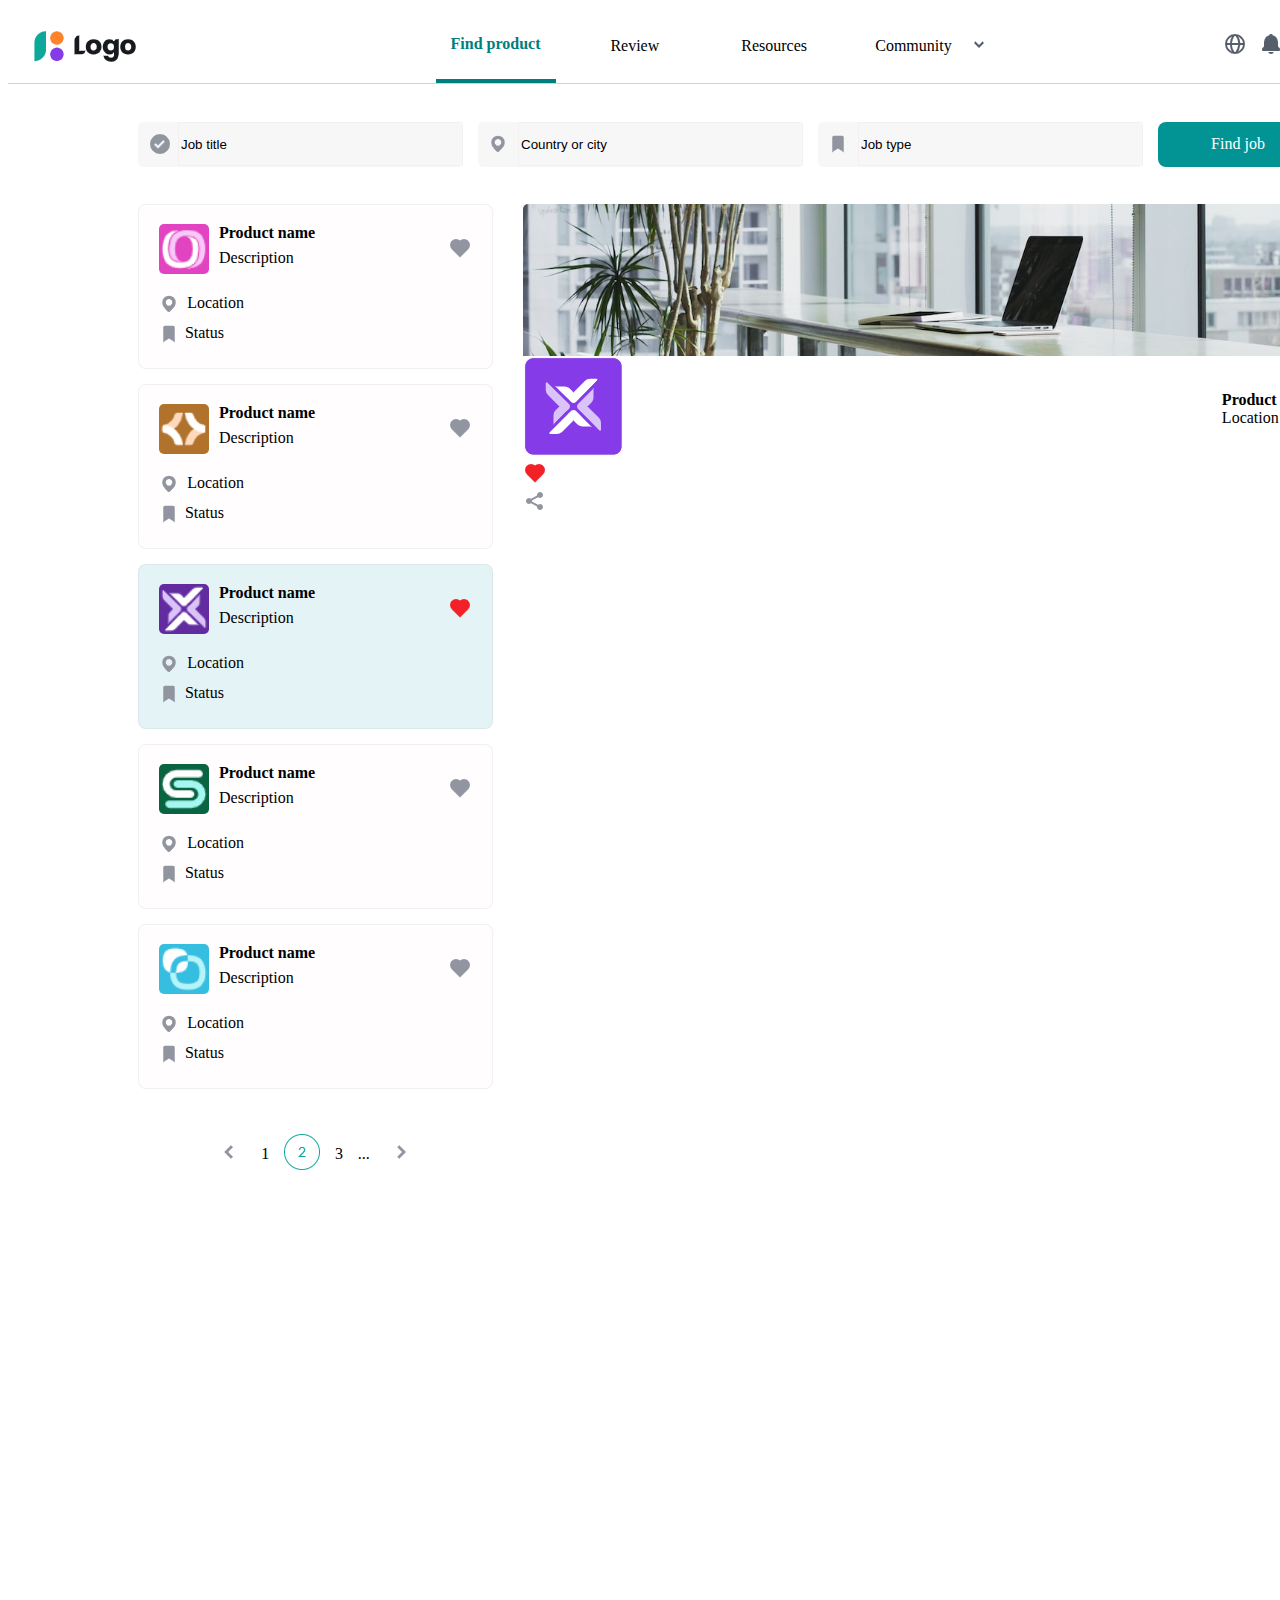
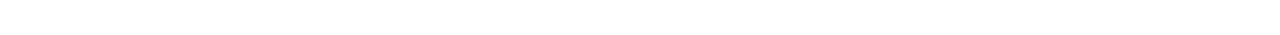
<file: index.html>
<!DOCTYPE html>
<html lang="en">

<head>
    <meta charset="UTF-8">
    <meta http-equiv="X-UA-Compatible" content="IE=edge">
    <meta name="viewport" content="width=device-width, initial-scale=1.0">
    <link rel="stylesheet" href="index.css">
    <title>Document</title>
</head>

<body>
    <div id="project">
        <div id="menu">
            <div id="logo">
                <img src="imgages/Image 2499.png" alt="">
            </div>
            <div id="text_menu">
                <div class="text-1" style="color: rgb(0, 126, 126);border-bottom: 4px solid rgb(0, 126, 126);"><b>Find product</b></div>
                <div class="text-1">Review</div>
                <div class="text-1">Resources</div>
                <div style="display: flex;align-items: center;">
                    <div class="text-1">Community</div>
                    <div><img src="imgages/Chevron down large 2.png" alt=""></div>
                </div>
            </div>
            <div id="text-logo">
                <div><img src="imgages/Globe 2.png" alt=""></div>
                <div><img src="imgages/Bell 2.png" alt=""></div>
                <div><img src="imgages/Avatar 901.png" alt=""></div>
                <div style="display: flex;align-items: center;width: 85px;justify-content: space-between;">
                    <div>Jim Smith</div>
                    <div><img src="imgages/Chevron down large 2.png" alt=""></div>
                </div>
            </div>
        </div>
        <div id="center">
            <div id="body_center">
                <div id="find-job">
                    <div class="check-1">
                        <img style="margin-left: 10px;" src="imgages/Check circle 6.png" alt="">
                        <div class="input-1"><input type="text" value="Job title" style="height: 100%;width: 100%;border: 1px solid rgba(202, 196, 196, 0.137);background-color: rgba(243, 227, 227, 0.007);"></div>
                    </div>
                    <div class="check-1">
                        <img style="margin-left: 10px;" src="imgages/Map 1.png" alt="">
                        <div class="input-1"><input type="text" value="Country or city" style="height: 100%;width: 100%;border: 1px solid rgba(202, 196, 196, 0.137);background-color: rgba(243, 227, 227, 0.007);"></div>
                    </div>
                    <div class="check-1">
                        <img style="margin-left: 10px;" src="imgages/Bookmark 39.png" alt="">
                        <div class="input-1"><input type="text" value="Job type" style="height: 100%;width: 100%;border: 1px solid rgba(202, 196, 196, 0.137);background-color: rgba(243, 227, 227, 0.007);"></div>
                    </div>
                    <div id="job">Find job</div>
                </div>
                <div id="find-center">
                    <div id="product_name">
                        <div class="aclon_name">
                            <div class="aclon">
                                <div style="display: flex;justify-content: space-between; height: 70px;">
                                    <div style="display: flex;justify-content: space-between;width: 165px;">
                                        <div><img src="imgages/Image 2498.png" alt="" style="border-radius: 5px;background-color: rgb(226, 67, 192);width: 50px;height: 50px;"></div>
                                        <div style="height: 50px;display: flex;flex-wrap: wrap;margin-left: 10px;">
                                            <div><b>Product name</b></div>
                                            <div>Description</div>
                                        </div>
                                    </div>
                                    <div><img src="imgages/Heart 69.png" alt="" style="margin-top: 50%;"></div>
                                </div>
                                <div style="display: flex;justify-content: space-between;width: 85px;height: 30px;">
                                    <div><img src="imgages/Map 1.png" alt=""></div>
                                    <div>Location</div>
                                </div>
                                <div style="display: flex;justify-content: space-between;width: 65px;height: 30px;">
                                    <div><img src="imgages/Bookmark 39.png" alt=""></div>
                                    <div>Status</div>
                                </div>
                            </div>
                        </div>
                        <div class="aclon_name">
                            <div class="aclon">
                                <div style="display: flex;justify-content: space-between; height: 70px;">
                                    <div style="display: flex;justify-content: space-between;width: 165px;">
                                        <div><img src="imgages/Image 2501.png" alt="" style="border-radius: 5px;background-color: rgb(177, 115, 44);width: 50px;height: 50px;"></div>
                                        <div style="height: 50px;display: flex;flex-wrap: wrap;margin-left: 10px;">
                                            <div><b>Product name</b></div>
                                            <div>Description</div>
                                        </div>
                                    </div>
                                    <div><img src="imgages/Heart 69.png" alt="" style="margin-top: 50%;"></div>
                                </div>
                                <div style="display: flex;justify-content: space-between;width: 85px;height: 30px;">
                                    <div><img src="imgages/Map 1.png" alt=""></div>
                                    <div>Location</div>
                                </div>
                                <div style="display: flex;justify-content: space-between;width: 65px;height: 30px;">
                                    <div><img src="imgages/Bookmark 39.png" alt=""></div>
                                    <div>Status</div>
                                </div>
                            </div>
                        </div>
                        <div class="aclon_name" style="background-color: rgba(110, 188, 202, 0.185);">
                            <div class="aclon">
                                <div style="display: flex;justify-content: space-between; height: 70px;">
                                    <div style="display: flex;justify-content: space-between;width: 165px;">
                                        <div><img src="imgages/Image 2509.png" alt="" style="border-radius: 5px;background-color: rgb(98, 44, 160);width: 50px;height: 50px;"></div>
                                        <div style="height: 50px;display: flex;flex-wrap: wrap;margin-left: 10px;">
                                            <div><b>Product name</b></div>
                                            <div>Description</div>
                                        </div>
                                    </div>
                                    <div><img src="imgages/Heart 74.png" alt="" style="margin-top: 50%;"></div>
                                </div>
                                <div style="display: flex;justify-content: space-between;width: 85px;height: 30px;">
                                    <div><img src="imgages/Map 1.png" alt=""></div>
                                    <div>Location</div>
                                </div>
                                <div style="display: flex;justify-content: space-between;width: 65px;height: 30px;">
                                    <div><img src="imgages/Bookmark 39.png" alt=""></div>
                                    <div>Status</div>
                                </div>
                            </div>
                        </div>
                        <div class="aclon_name">
                            <div class="aclon">
                                <div style="display: flex;justify-content: space-between; height: 70px;">
                                    <div style="display: flex;justify-content: space-between;width: 165px;">
                                        <div><img src="imgages/Image 2510.png" alt="" style="border-radius: 5px;background-color: rgb(10, 99, 65);width: 50px;height: 50px;"></div>
                                        <div style="height: 50px;display: flex;flex-wrap: wrap;margin-left: 10px;">
                                            <div><b>Product name</b></div>
                                            <div>Description</div>
                                        </div>
                                    </div>
                                    <div><img src="imgages/Heart 69.png" alt="" style="margin-top: 50%;"></div>
                                </div>
                                <div style="display: flex;justify-content: space-between;width: 85px;height: 30px;">
                                    <div><img src="imgages/Map 1.png" alt=""></div>
                                    <div>Location</div>
                                </div>
                                <div style="display: flex;justify-content: space-between;width: 65px;height: 30px;">
                                    <div><img src="imgages/Bookmark 39.png" alt=""></div>
                                    <div>Status</div>
                                </div>
                            </div>
                        </div>
                        <div class="aclon_name">
                            <div class="aclon">
                                <div style="display: flex;justify-content: space-between; height: 70px;">
                                    <div style="display: flex;justify-content: space-between;width: 165px;">
                                        <div><img src="imgages/Image 2511.png" alt="" style="border-radius: 5px;background-color: rgb(54, 190, 224);width: 50px;height: 50px;"></div>
                                        <div style="height: 50px;display: flex;flex-wrap: wrap;margin-left: 10px;">
                                            <div><b>Product name</b></div>
                                            <div>Description</div>
                                        </div>
                                    </div>
                                    <div><img src="imgages/Heart 69.png" alt="" style="margin-top: 50%;"></div>
                                </div>
                                <div style="display: flex;justify-content: space-between;width: 85px;height: 30px;">
                                    <div><img src="imgages/Map 1.png" alt=""></div>
                                    <div>Location</div>
                                </div>
                                <div style="display: flex;justify-content: space-between;width: 65px;height: 30px;">
                                    <div><img src="imgages/Bookmark 39.png" alt=""></div>
                                    <div>Status</div>
                                </div>
                            </div>
                        </div>
                        <div id="numbe" style="display: flex;align-items: center;justify-content: center;">
                            <div style="display: flex;align-items: center;justify-content: space-between;width: 210px;">
                                <div><img src="imgages/Button 2152.png" alt=""></div>
                                <div>1</div>
                                <div><img src="imgages/Button 2154.png" alt=""></div>
                                <div>3</div>
                                <div>...</div>
                                <div><img src="imgages/Button 2155.png" alt=""></div>
                            </div>
                        </div>
                    </div>
                    <div id="show_product">
                        <div id="show-1">
                            <img src="imgages/Image2355.png" alt="" style="border-top-left-radius: 5px;border-top-right-radius: 5px;">
                            <div id="show-2">
                                <div>
                                    <img src="imgages/Container 4243.png" alt="">
                                </div>
                                <div>
                                    <div><b>Product name</b></div>
                                    <div>Location</div>
                                </div>
                            </div>
                            <div>
                                <div><img src="imgages/Heart 74.png" alt=""></div>
                                <div><img src="imgages/Share alt 1.png" alt=""></div>
                            </div>
                        </div>
                    </div>
                </div>
            </div>
        </div>
    </div>
</body>

</html>
</file>
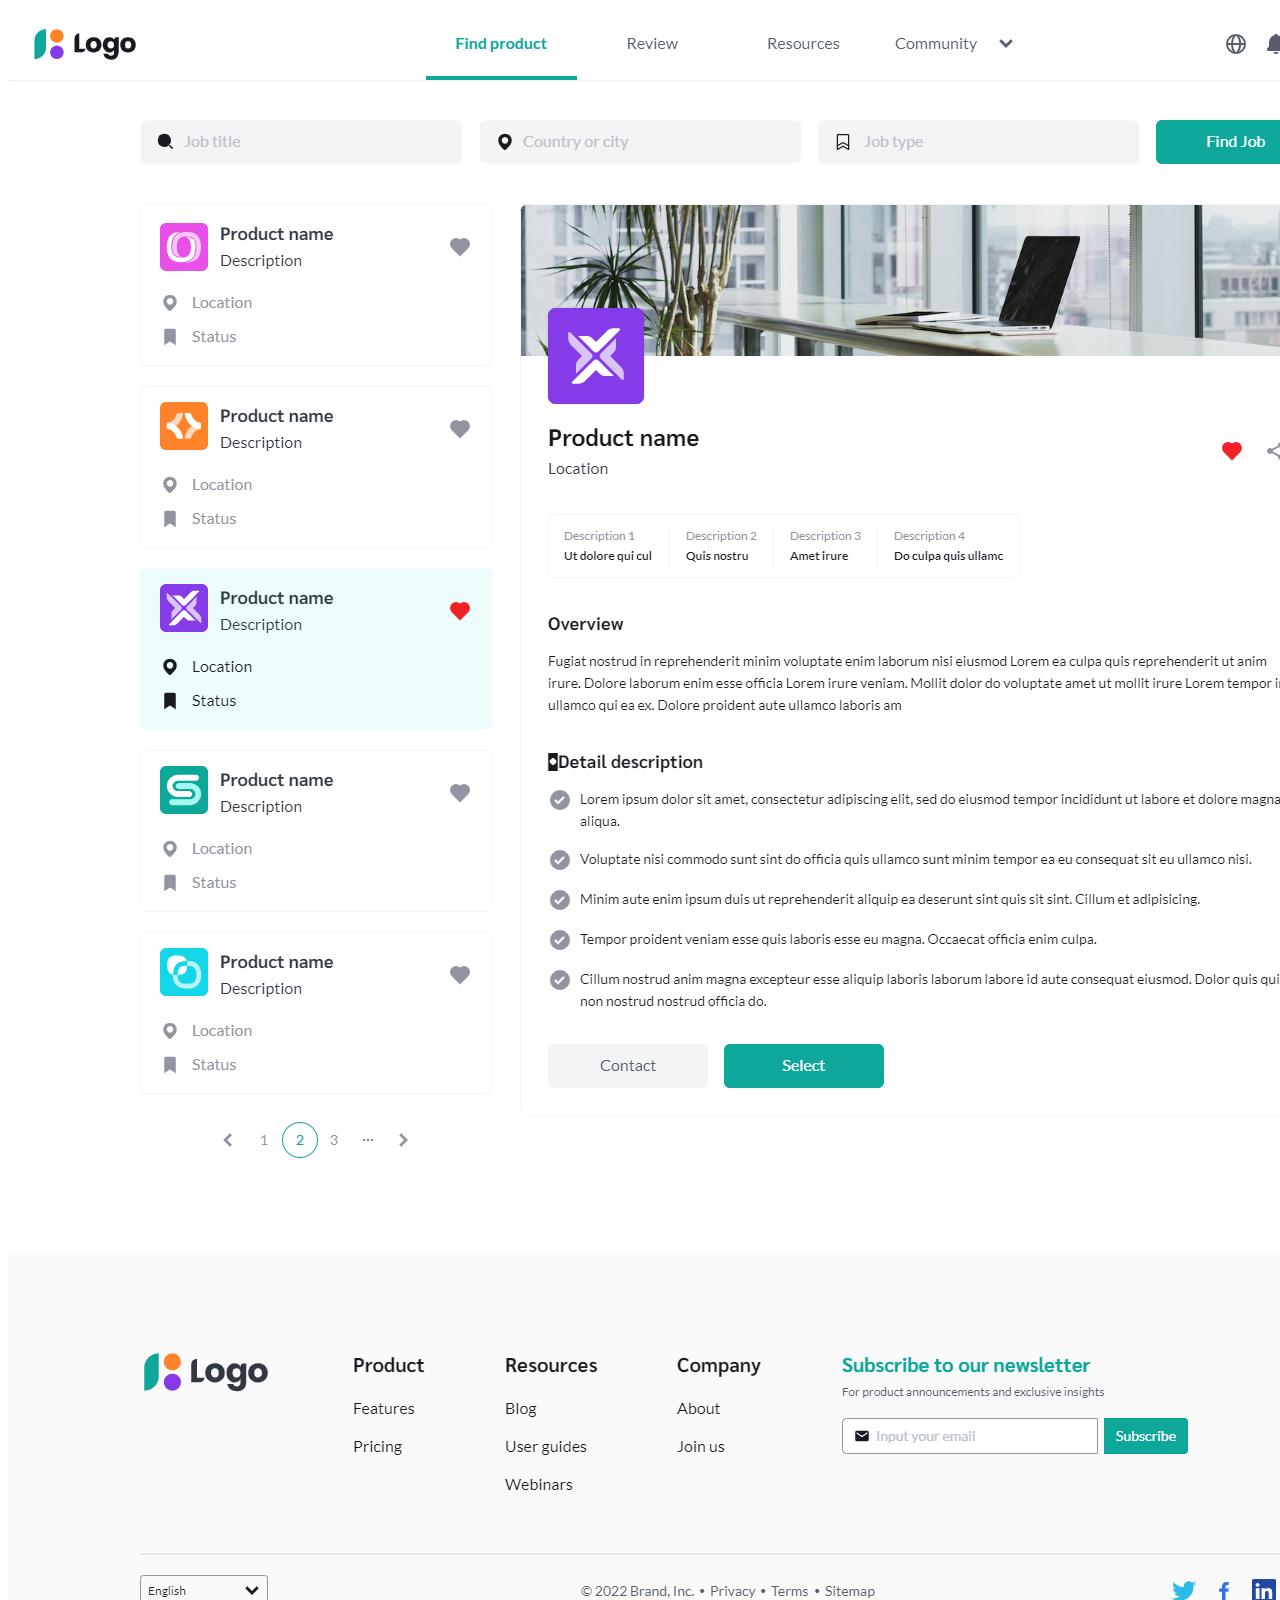
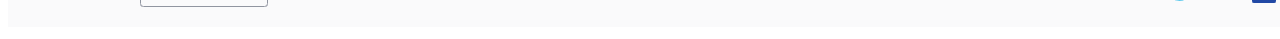
<file: test.html>
<!DOCTYPE html>
<html lang="en">

<head>
    <meta charset="UTF-8">
    <meta http-equiv="X-UA-Compatible" content="IE=edge">
    <meta name="viewport" content="width=device-width, initial-scale=1.0">
    <title>Document</title>
</head>

<body>
    <img src="imgages/T3.png" alt="">
</body>

</html>
</file>
<file: index.css>
#project {
    width: 1440px;
    height: 1619px;
}

#menu {
    width: 100%;
    height: 75px;
    border-bottom: 1px solid rgba(175, 175, 175, 0.575);
    display: flex;
    justify-content: space-between;
    align-items: center;
}

#text_menu {
    height: 70px;
    width: 550px;
    display: flex;
    justify-content: space-between;
    align-items: center;
    margin-left: 60px;
}

.text-1 {
    width: 120px;
    height: 70px;
    display: flex;
    align-items: center;
    justify-content: center;
}

#logo {
    width: 130px;
    display: flex;
    justify-content: right;
}

#text-logo {
    width: 205px;
    display: flex;
    justify-content: space-between;
    align-items: center;
    margin-right: 20px;
}

#center {
    width: 100%;
    height: 1200px;
    display: flex;
    justify-content: center;
}

#body_center {
    width: 1180px;
    height: 1500PX;
}

#job {
    width: 160px;
    height: 45px;
    color: white;
    border-radius: 8px;
    display: flex;
    justify-content: center;
    background-color: rgb(2, 148, 148);
    align-items: center;
}

#find-job {
    height: 120px;
    display: flex;
    justify-content: space-between;
    align-items: center;
}

.check-1 {
    width: 325px;
    height: 45px;
    display: flex;
    justify-content: space-between;
    border-radius: 5px;
    background-color: rgba(202, 196, 196, 0.137);
    align-items: center;
}

.input-1 {
    height: 40px;
    width: 285px;
    display: flex;
    align-items: center;
}

#find-center {
    width: 100%;
    height: 1045px;
    display: flex;
    justify-content: space-between;
}

#product_name {
    width: 355px;
    height: 1000px;
    display: flex;
    flex-wrap: wrap;
    align-content: space-between;
}

#show_product {
    width: 795px;
    height: 100%;
    border-radius: 5px;
}

.aclon_name {
    width: 100%;
    height: 163px;
    background-color: rgba(255, 239, 239, 0.116);
    display: flex;
    justify-content: center;
    align-items: center;
    border-radius: 8px;
    border: 1px solid rgba(143, 137, 137, 0.11);
}

.aclon {
    height: 125px;
    width: 313px;
}

#numbe {
    width: 100%;
    height: 100px;
}

#show-2 {
    width: 100%;
    display: flex;
    justify-content: space-between;
    align-items: center;
}

#show-1 {
    display: flex;
    flex-wrap: wrap;
}
</file>
